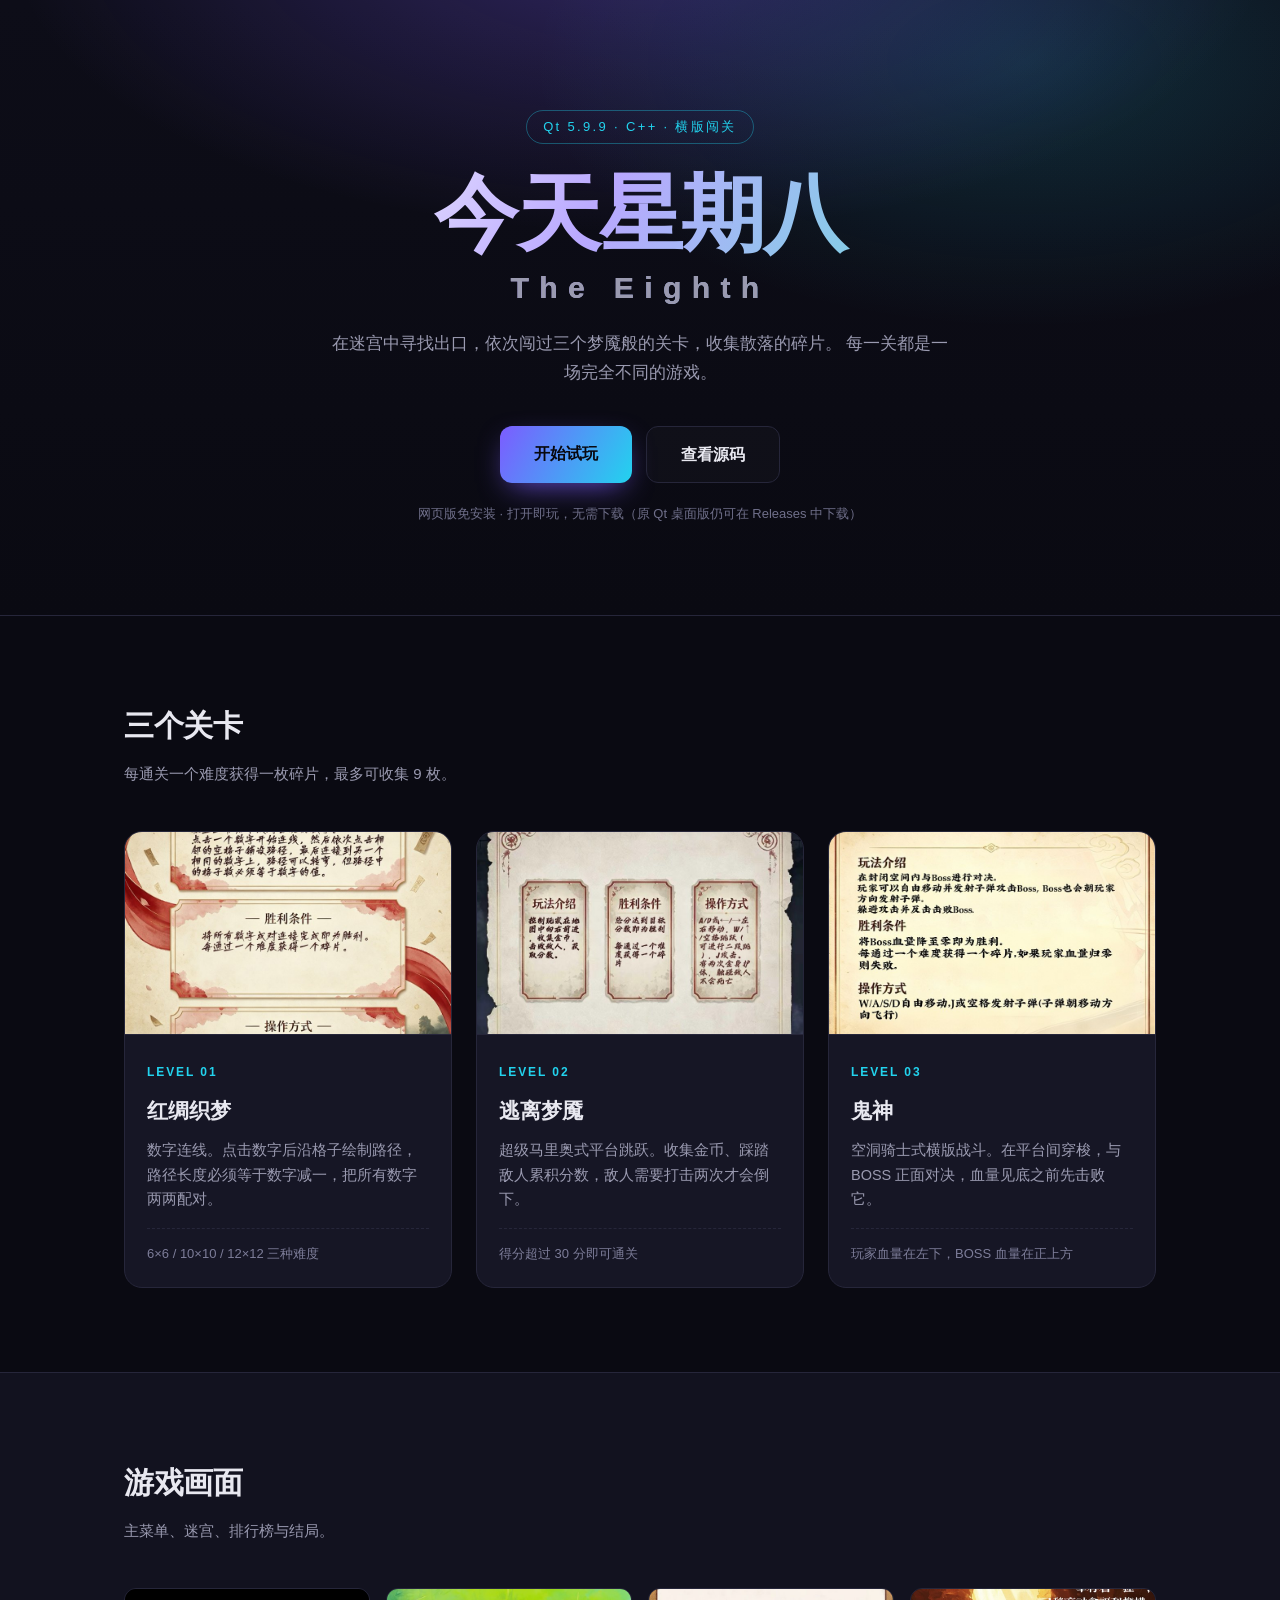
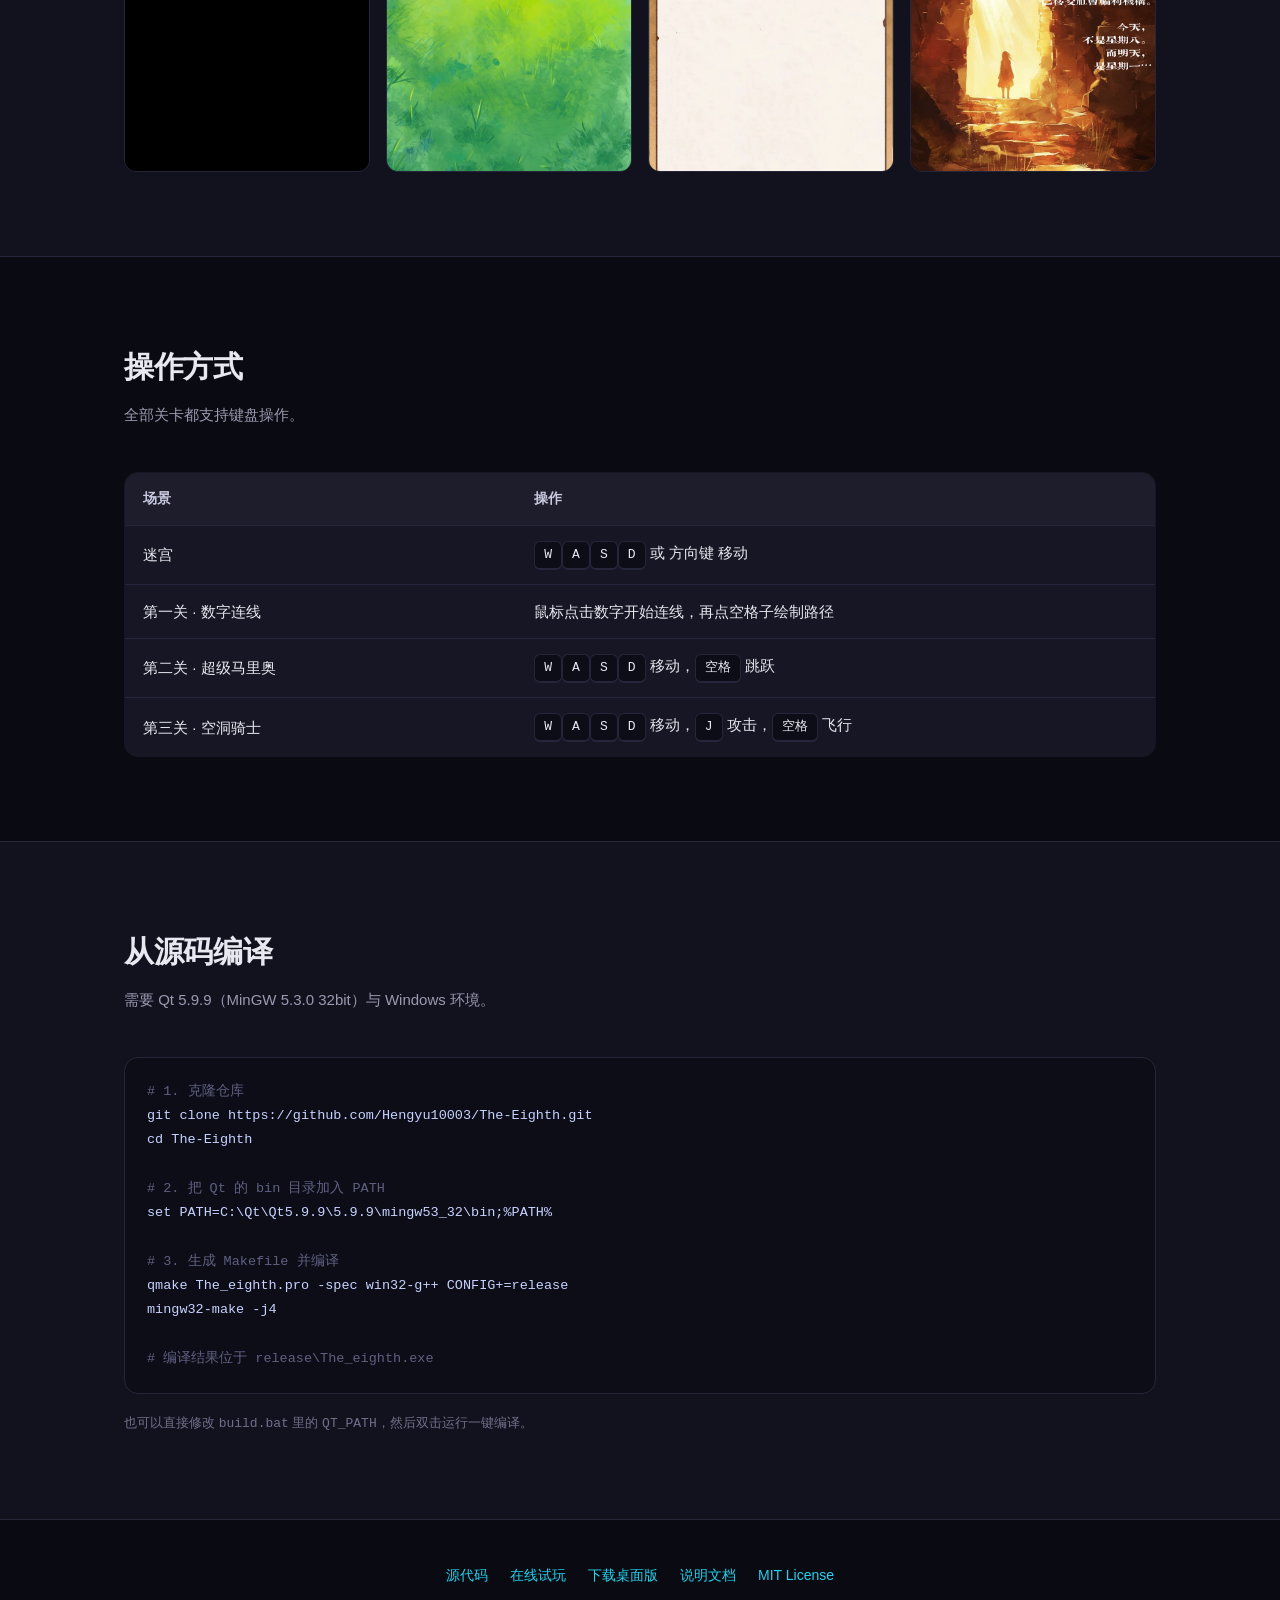
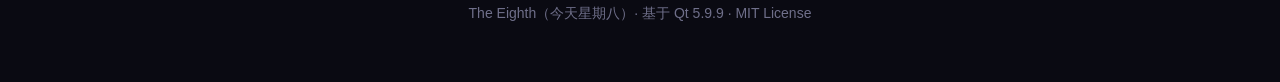
<file: index.html>
<!DOCTYPE html>
<html lang="zh-CN">
<head>
<meta charset="UTF-8">
<meta name="viewport" content="width=device-width, initial-scale=1">
<title>The Eighth（今天星期八）— 基于 Qt 的横版闯关小游戏</title>
<meta name="description" content="The Eighth（今天星期八）：基于 Qt 5.9.9 开发的横版闯关小游戏，包含数字连线、超级马里奥、空洞骑士三个关卡，并提供免安装的网页版。">
<style>
  :root{
    --bg:#0a0a12;
    --bg2:#12121f;
    --card:#161625;
    --line:#26263a;
    --txt:#e8e8f0;
    --dim:#9a9ab0;
    --p1:#7c5cff;
    --p2:#22d3ee;
  }
  *{box-sizing:border-box;margin:0;padding:0}
  html{scroll-behavior:smooth}
  body{
    background:var(--bg);
    color:var(--txt);
    font-family:"Microsoft YaHei","PingFang SC","Hiragino Sans GB","Helvetica Neue",Arial,sans-serif;
    line-height:1.7;
    -webkit-font-smoothing:antialiased;
  }
  .wrap{max-width:1080px;margin:0 auto;padding:0 24px}
  a{color:inherit;text-decoration:none}

  /* ---------- Hero ---------- */
  .hero{
    position:relative;
    padding:110px 0 90px;
    text-align:center;
    overflow:hidden;
    background:
      radial-gradient(900px 420px at 50% -10%, rgba(124,92,255,.30), transparent 70%),
      radial-gradient(700px 380px at 80% 10%, rgba(34,211,238,.16), transparent 70%),
      linear-gradient(180deg,#0d0d18 0%, var(--bg) 100%);
    border-bottom:1px solid var(--line);
  }
  .eyebrow{
    display:inline-block;
    font-size:13px;
    letter-spacing:.18em;
    color:var(--p2);
    border:1px solid rgba(34,211,238,.35);
    border-radius:999px;
    padding:5px 16px;
    margin-bottom:26px;
  }
  .hero h1{
    font-size:clamp(44px,8vw,84px);
    line-height:1.05;
    letter-spacing:-.02em;
    font-weight:800;
    background:linear-gradient(120deg,#fff 10%,#b9a8ff 45%,#5eead4 90%);
    -webkit-background-clip:text;
    background-clip:text;
    color:transparent;
  }
  .hero h1 span{
    display:block;
    font-size:.36em;
    font-weight:600;
    letter-spacing:.34em;
    color:var(--dim);
    -webkit-text-fill-color:var(--dim);
    margin-top:14px;
  }
  .lede{
    max-width:620px;
    margin:26px auto 0;
    color:var(--dim);
    font-size:17px;
  }
  .actions{
    display:flex;
    gap:14px;
    justify-content:center;
    flex-wrap:wrap;
    margin-top:38px;
  }
  .btn{
    display:inline-block;
    padding:14px 34px;
    border-radius:12px;
    font-size:16px;
    font-weight:700;
    transition:transform .18s ease, box-shadow .18s ease, background .18s ease;
  }
  .btn:hover{transform:translateY(-2px)}
  .btn.primary{
    background:linear-gradient(120deg,var(--p1),var(--p2));
    color:#08080f;
    box-shadow:0 10px 30px -10px rgba(124,92,255,.85);
  }
  .btn.primary:hover{box-shadow:0 16px 40px -10px rgba(34,211,238,.85)}
  .btn.ghost{
    border:1px solid var(--line);
    color:var(--txt);
    background:rgba(255,255,255,.02);
  }
  .btn.ghost:hover{border-color:#4b4b6b;background:rgba(255,255,255,.05)}
  .hint{margin-top:20px;font-size:13px;color:#6f6f8a}

  /* ---------- Sections ---------- */
  section{padding:84px 0}
  .s-title{
    font-size:30px;
    font-weight:800;
    letter-spacing:-.01em;
    margin-bottom:10px;
  }
  .s-sub{color:var(--dim);margin-bottom:44px;font-size:15px}

  /* ---------- Level cards ---------- */
  .grid3{
    display:grid;
    grid-template-columns:repeat(auto-fit,minmax(290px,1fr));
    gap:24px;
  }
  .card{
    background:var(--card);
    border:1px solid var(--line);
    border-radius:18px;
    overflow:hidden;
    transition:transform .22s ease, border-color .22s ease;
  }
  .card:hover{transform:translateY(-5px);border-color:#3d3d5c}
  .card .shot{
    width:100%;
    aspect-ratio:16/10;
    object-fit:cover;
    display:block;
    background:#0d0d16;
    border-bottom:1px solid var(--line);
  }
  .card .body{padding:22px}
  .card .no{
    font-size:12px;
    letter-spacing:.16em;
    color:var(--p2);
    font-weight:700;
  }
  .card h3{font-size:21px;margin:8px 0 10px;font-weight:700}
  .card p{color:var(--dim);font-size:14.5px}
  .card .meta{
    margin-top:16px;
    padding-top:14px;
    border-top:1px dashed var(--line);
    font-size:13px;
    color:#7d7d99;
  }

  /* ---------- Gallery ---------- */
  .grid4{
    display:grid;
    grid-template-columns:repeat(auto-fit,minmax(230px,1fr));
    gap:16px;
  }
  .grid4 img{
    width:100%;
    aspect-ratio:4/3;
    object-fit:cover;
    border-radius:12px;
    border:1px solid var(--line);
    display:block;
    background:#0d0d16;
  }

  /* ---------- Table ---------- */
  table{
    width:100%;
    border-collapse:collapse;
    font-size:15px;
    background:var(--card);
    border:1px solid var(--line);
    border-radius:14px;
    overflow:hidden;
  }
  th,td{padding:14px 18px;text-align:left;border-bottom:1px solid var(--line)}
  th{background:rgba(255,255,255,.03);font-weight:700;color:#c9c9e0;font-size:14px}
  tr:last-child td{border-bottom:none}
  kbd{
    display:inline-block;
    background:#0d0d18;
    border:1px solid var(--line);
    border-bottom-width:2px;
    border-radius:6px;
    padding:2px 9px;
    font-family:Consolas,Monaco,monospace;
    font-size:13px;
  }

  /* ---------- Code ---------- */
  pre{
    background:#0d0d18;
    border:1px solid var(--line);
    border-radius:14px;
    padding:22px;
    overflow-x:auto;
    font-family:Consolas,Monaco,"Courier New",monospace;
    font-size:13.5px;
    line-height:1.8;
    color:#c7d2fe;
  }
  pre .c{color:#5f6080}

  /* ---------- Footer ---------- */
  footer{
    border-top:1px solid var(--line);
    padding:44px 0 60px;
    text-align:center;
    color:#6f6f8a;
    font-size:14px;
  }
  footer a{color:var(--p2)}
  footer a:hover{text-decoration:underline}
  footer .links{margin-bottom:14px;display:flex;gap:22px;justify-content:center;flex-wrap:wrap}

  @media (max-width:560px){
    .hero{padding:80px 0 64px}
    section{padding:60px 0}
  }
</style>
</head>
<body>

<header class="hero">
  <div class="wrap">
    <span class="eyebrow">Qt 5.9.9 · C++ · 横版闯关</span>
    <h1>今天星期八<span>The Eighth</span></h1>
    <p class="lede">
      在迷宫中寻找出口，依次闯过三个梦魇般的关卡，收集散落的碎片。
      每一关都是一场完全不同的游戏。
    </p>
    <div class="actions">
      <a class="btn primary" href="game/index.html">开始试玩</a>
      <a class="btn ghost" href="https://github.com/Hengyu10003/The-Eighth">查看源码</a>
    </div>
    <p class="hint">网页版免安装 · 打开即玩，无需下载（原 Qt 桌面版仍可在 Releases 中下载）</p>
  </div>
</header>

<section>
  <div class="wrap">
    <h2 class="s-title">三个关卡</h2>
    <p class="s-sub">每通关一个难度获得一枚碎片，最多可收集 9 枚。</p>
    <div class="grid3">

      <div class="card">
        <img class="shot" src="images/level1.jpg" alt="第一关 红绸织梦" loading="lazy">
        <div class="body">
          <span class="no">LEVEL 01</span>
          <h3>红绸织梦</h3>
          <p>数字连线。点击数字后沿格子绘制路径，路径长度必须等于数字减一，把所有数字两两配对。</p>
          <div class="meta">6×6 / 10×10 / 12×12 三种难度</div>
        </div>
      </div>

      <div class="card">
        <img class="shot" src="images/level2.jpg" alt="第二关 逃离梦魇" loading="lazy">
        <div class="body">
          <span class="no">LEVEL 02</span>
          <h3>逃离梦魇</h3>
          <p>超级马里奥式平台跳跃。收集金币、踩踏敌人累积分数，敌人需要打击两次才会倒下。</p>
          <div class="meta">得分超过 30 分即可通关</div>
        </div>
      </div>

      <div class="card">
        <img class="shot" src="images/level3.jpg" alt="第三关 鬼神" loading="lazy">
        <div class="body">
          <span class="no">LEVEL 03</span>
          <h3>鬼神</h3>
          <p>空洞骑士式横版战斗。在平台间穿梭，与 BOSS 正面对决，血量见底之前先击败它。</p>
          <div class="meta">玩家血量在左下，BOSS 血量在正上方</div>
        </div>
      </div>

    </div>
  </div>
</section>

<section style="background:var(--bg2);border-top:1px solid var(--line);border-bottom:1px solid var(--line)">
  <div class="wrap">
    <h2 class="s-title">游戏画面</h2>
    <p class="s-sub">主菜单、迷宫、排行榜与结局。</p>
    <div class="grid4">
      <img src="images/main.jpg" alt="主菜单" loading="lazy">
      <img src="images/maze.jpg" alt="迷宫" loading="lazy">
      <img src="images/rank.jpg" alt="排行榜" loading="lazy">
      <img src="images/final.jpg" alt="通关结局" loading="lazy">
    </div>
  </div>
</section>

<section>
  <div class="wrap">
    <h2 class="s-title">操作方式</h2>
    <p class="s-sub">全部关卡都支持键盘操作。</p>
    <table>
      <thead>
        <tr><th style="width:38%">场景</th><th>操作</th></tr>
      </thead>
      <tbody>
        <tr><td>迷宫</td><td><kbd>W</kbd><kbd>A</kbd><kbd>S</kbd><kbd>D</kbd> 或 方向键 移动</td></tr>
        <tr><td>第一关 · 数字连线</td><td>鼠标点击数字开始连线，再点空格子绘制路径</td></tr>
        <tr><td>第二关 · 超级马里奥</td><td><kbd>W</kbd><kbd>A</kbd><kbd>S</kbd><kbd>D</kbd> 移动，<kbd>空格</kbd> 跳跃</td></tr>
        <tr><td>第三关 · 空洞骑士</td><td><kbd>W</kbd><kbd>A</kbd><kbd>S</kbd><kbd>D</kbd> 移动，<kbd>J</kbd> 攻击，<kbd>空格</kbd> 飞行</td></tr>
      </tbody>
    </table>
  </div>
</section>

<section style="background:var(--bg2);border-top:1px solid var(--line)">
  <div class="wrap">
    <h2 class="s-title">从源码编译</h2>
    <p class="s-sub">需要 Qt 5.9.9（MinGW 5.3.0 32bit）与 Windows 环境。</p>
    <pre><span class="c"># 1. 克隆仓库</span>
git clone https://github.com/Hengyu10003/The-Eighth.git
cd The-Eighth

<span class="c"># 2. 把 Qt 的 bin 目录加入 PATH</span>
set PATH=C:\Qt\Qt5.9.9\5.9.9\mingw53_32\bin;%PATH%

<span class="c"># 3. 生成 Makefile 并编译</span>
qmake The_eighth.pro -spec win32-g++ CONFIG+=release
mingw32-make -j4

<span class="c"># 编译结果位于 release\The_eighth.exe</span></pre>
    <p class="hint" style="margin-top:18px">
      也可以直接修改 <code>build.bat</code> 里的 <code>QT_PATH</code>，然后双击运行一键编译。
    </p>
  </div>
</section>

<footer>
  <div class="wrap">
    <div class="links">
      <a href="https://github.com/Hengyu10003/The-Eighth">源代码</a>
      <a href="game/index.html">在线试玩</a>
      <a href="https://github.com/Hengyu10003/The-Eighth/releases">下载桌面版</a>
      <a href="https://github.com/Hengyu10003/The-Eighth/blob/main/README.md">说明文档</a>
      <a href="https://github.com/Hengyu10003/The-Eighth/blob/main/LICENSE">MIT License</a>
    </div>
    <p>The Eighth（今天星期八）· 基于 Qt 5.9.9 · MIT License</p>
  </div>
</footer>

</body>
</html>
</file>
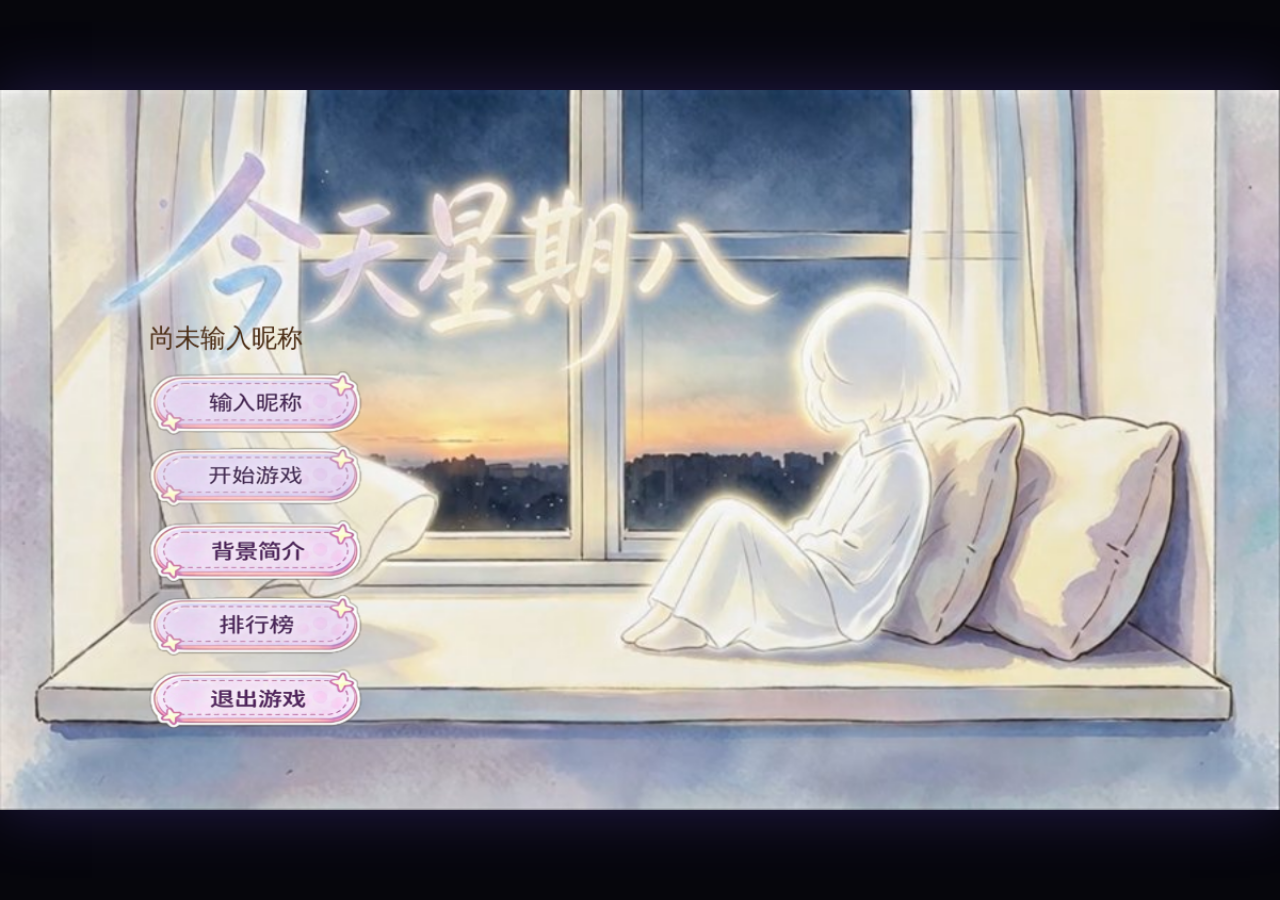
<file: game/index.html>
<!DOCTYPE html>
<html lang="zh-CN">
<head>
<meta charset="UTF-8">
<meta name="viewport" content="width=device-width, initial-scale=1">
<title>The Eighth（今天星期八）— 网页版</title>
<link rel="stylesheet" href="css/style.css">
</head>
<body>

<div id="stage">
  <canvas id="screen" width="1201" height="676"></canvas>
  <div id="loading">
    <h1>The Eighth</h1>
    <p id="loadText">正在加载素材…</p>
    <div id="bar"><i></i></div>
    <p class="tip">首次打开需要加载约 10 MB 素材，之后会被浏览器缓存</p>
  </div>
</div>

<script src="js/core.js"></script>
<script src="js/ui.js"></script>
<script src="js/maze.js"></script>
<script src="js/level1.js"></script>
<script src="js/level2.js"></script>
<script src="js/level3.js"></script>
<script src="js/app.js"></script>
</body>
</html>
</file>
<file: game/css/style.css>
/* 页面只负责把 1201x676 的画布等比缩放到窗口中央，其余全部由 canvas 绘制 */
* { margin: 0; padding: 0; box-sizing: border-box; }

html, body {
  width: 100%;
  height: 100%;
  background: #06060c;
  overflow: hidden;
}

body {
  display: flex;
  align-items: center;
  justify-content: center;
}

#stage {
  position: relative;
  /* 只约束单边，靠 aspect-ratio 保证等比，避免窗口偏窄时被纵向拉伸 */
  width: min(100vw, calc(100vh * 1201 / 676));
  height: auto;
  aspect-ratio: 1201 / 676;
  box-shadow: 0 0 60px rgba(124, 92, 255, .25);
}

#screen {
  display: block;
  width: 100%;
  height: 100%;
  image-rendering: auto;
  background: #000;
}

#loading {
  position: absolute;
  inset: 0;
  display: flex;
  flex-direction: column;
  align-items: center;
  justify-content: center;
  gap: 18px;
  background: #06060c;
  color: #e8e8f0;
  font-family: "华文隶书", "STLiti", "LiSu", "楷体", KaiTi, sans-serif;
  transition: opacity .45s ease;
}

#loading.hide { opacity: 0; pointer-events: none; }

#loading h1 {
  font-size: 64px;
  letter-spacing: 6px;
  background: linear-gradient(120deg, #fff, #b9a8ff, #5eead4);
  -webkit-background-clip: text;
  background-clip: text;
  color: transparent;
}

#loadText { font-size: 20px; color: #b9b6cc; }

#bar {
  width: 420px;
  max-width: 70vw;
  height: 8px;
  border-radius: 99px;
  background: #1b1b2c;
  overflow: hidden;
}

#bar i {
  display: block;
  height: 100%;
  width: 0%;
  border-radius: 99px;
  background: linear-gradient(90deg, #7c5cff, #22d3ee);
  transition: width .2s ease;
}

#loading .tip { font-size: 13px; color: #6f6c85; }
</file>
